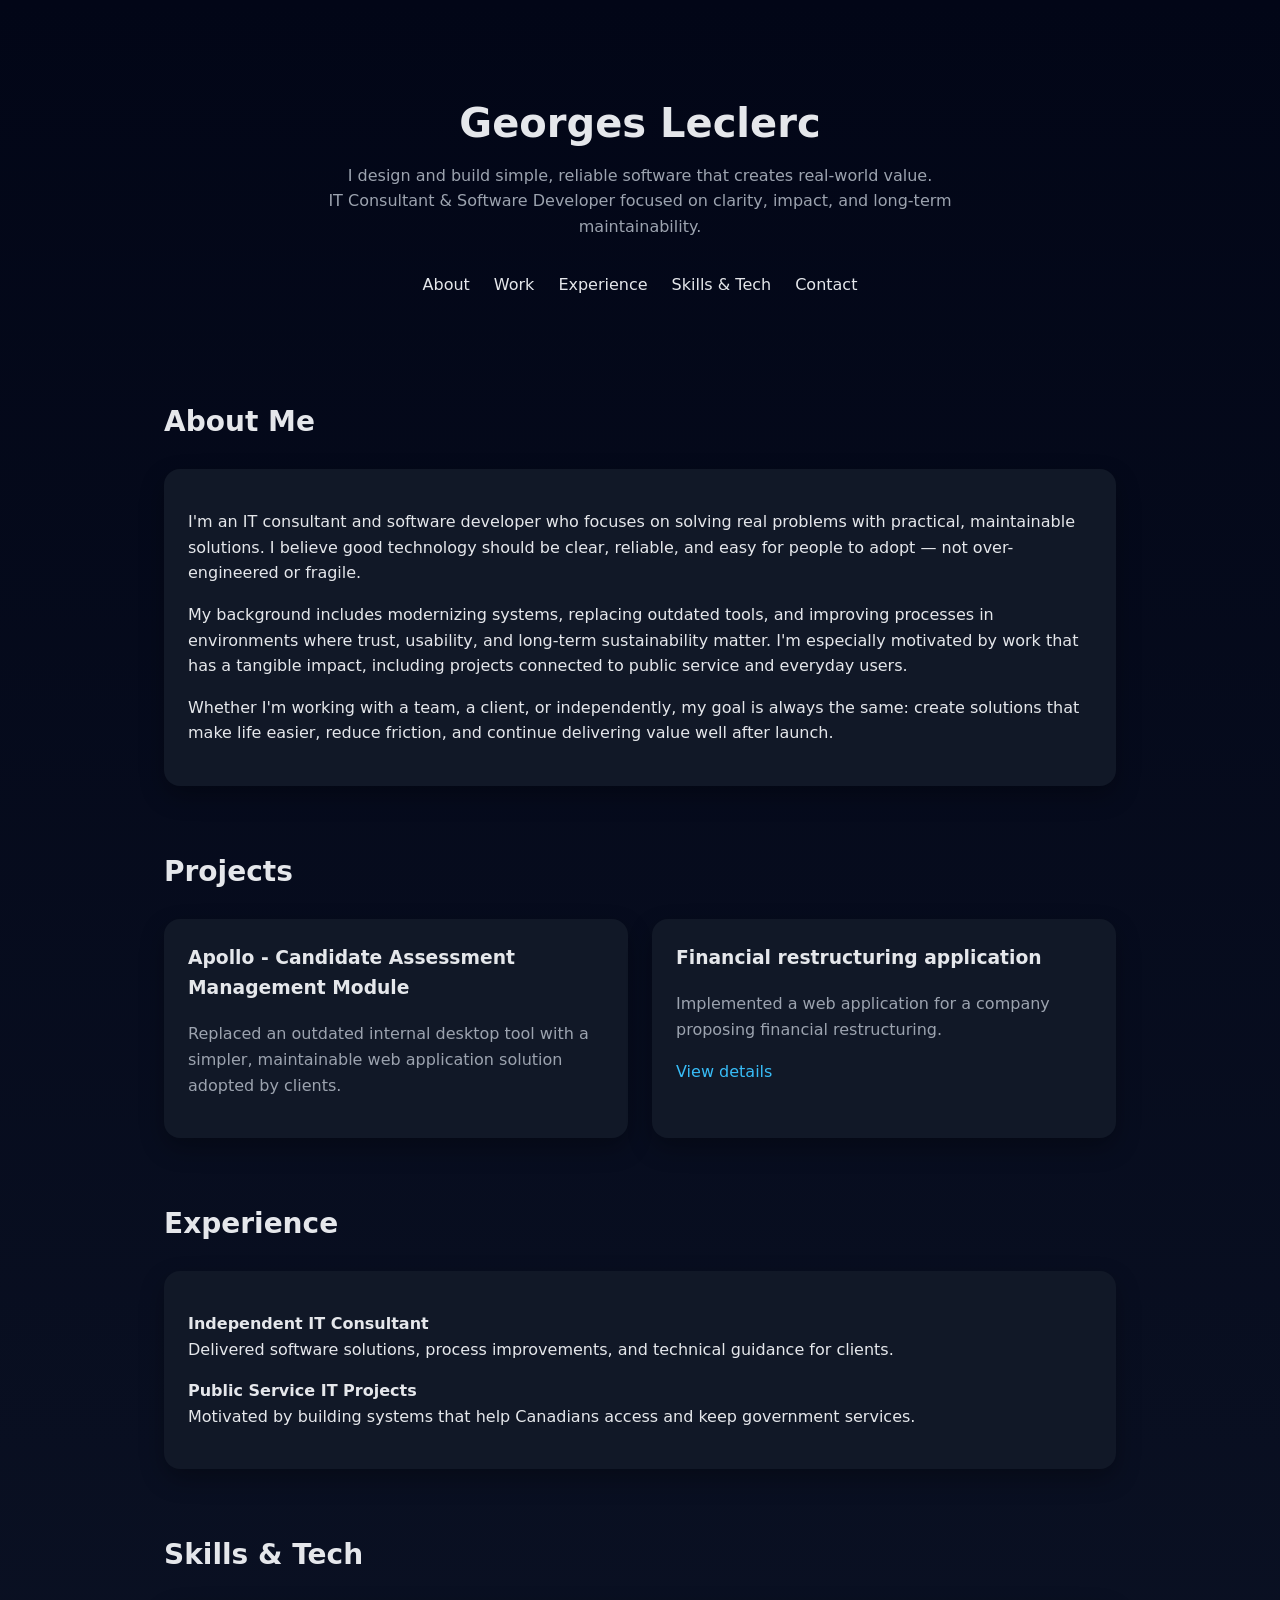
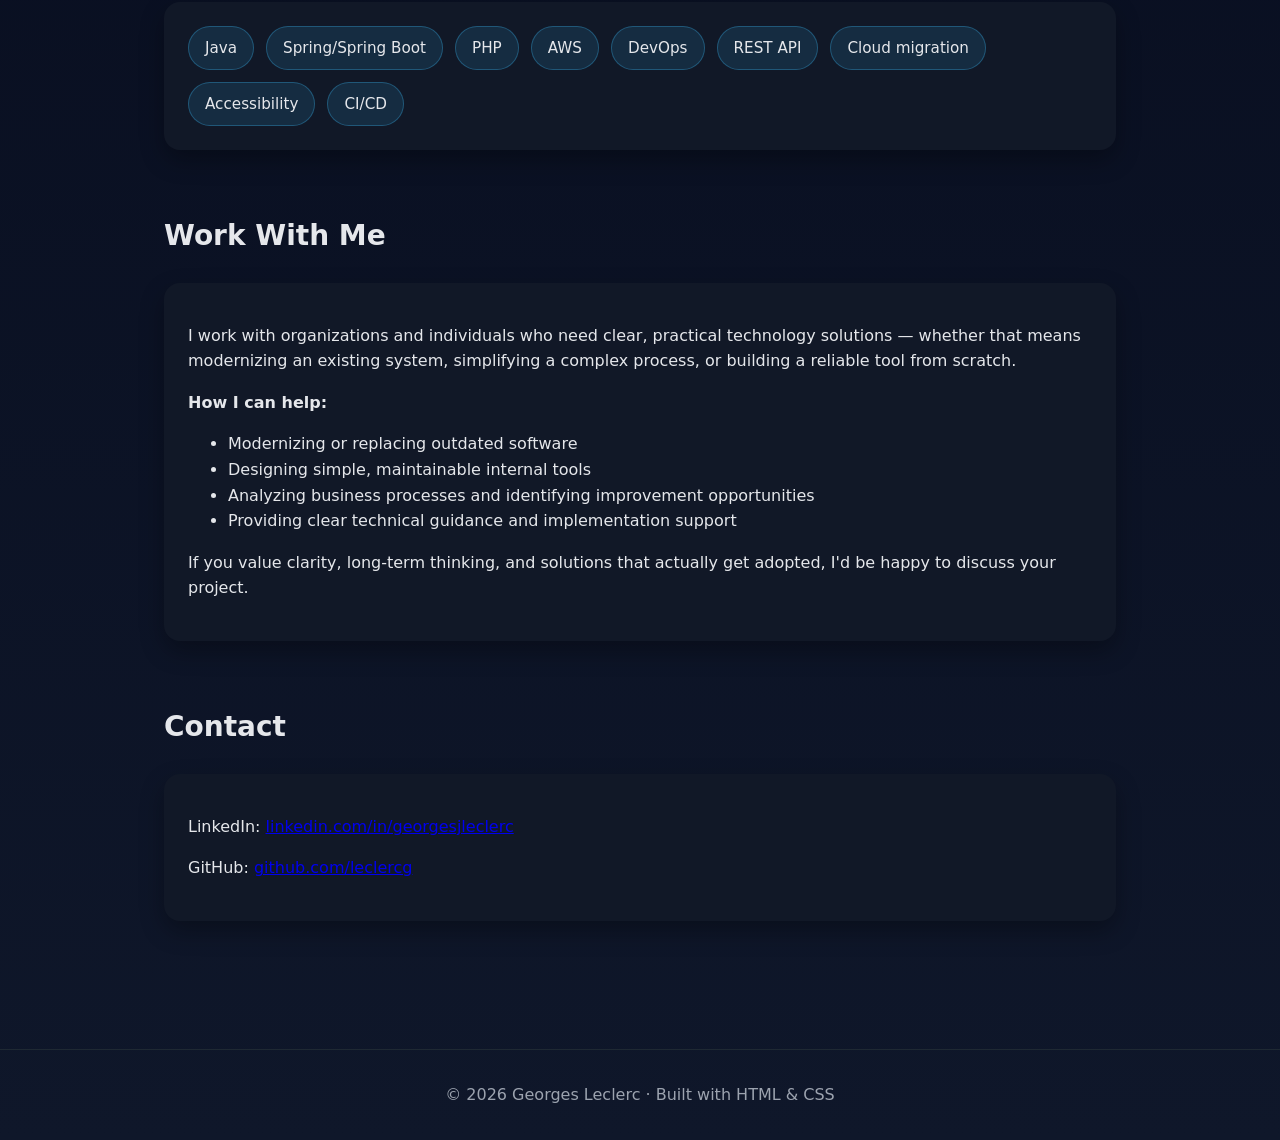
<file: index.htm>
<!DOCTYPE html>
<html lang="en">
<head>
  <meta charset="UTF-8" />
  <meta name="viewport" content="width=device-width, initial-scale=1.0" />
  <title>Georges Leclerc | Portfolio</title>
  <link rel="stylesheet" href="styles.css" />
</head>
<body>

  <header>
    <h1>Georges Leclerc</h1>
    <p>
      I design and build simple, reliable software that creates real-world value.<br />
      IT Consultant & Software Developer focused on clarity, impact, and long-term maintainability.
    </p>

    <nav>
      <a href="#about">About</a>
      <a href="#projects">Work</a>
      <a href="#experience">Experience</a>
      <a href="#skills">Skills & Tech</a>
      <a href="#contact">Contact</a>
    </nav>
  </header>

  <main>

    <section id="about">
      <h2>About Me</h2>
      <div class="card">
        <p>
          I&apos;m an IT consultant and software developer who focuses on solving real problems with practical, maintainable solutions.
          I believe good technology should be clear, reliable, and easy for people to adopt — not over-engineered or fragile.
        </p>

        <p>
          My background includes modernizing systems, replacing outdated tools, and improving processes in environments where trust,
          usability, and long-term sustainability matter. I&apos;m especially motivated by work that has a tangible impact,
          including projects connected to public service and everyday users.
        </p>

        <p>
          Whether I&apos;m working with a team, a client, or independently, my goal is always the same:
          create solutions that make life easier, reduce friction, and continue delivering value well after launch.
        </p>
      </div>
    </section>

    <section id="projects">
      <h2>Projects</h2>
      <div class="grid">
        <div class="card project">
          <h3>Apollo - Candidate Assessment Management Module</h3>
          <p>Replaced an outdated internal desktop tool with a simpler, maintainable web application solution adopted by clients.</p>
          <!--a href="#">View details</a-->
        </div>
        <div class="card project">
          <h3>Financial restructuring application</h3>
          <p>Implemented a web application for a company proposing financial restructuring.</p>
          <a href="financial-restructuring.html">View details</a>
        </div>
      </div>
    </section>

    <section id="experience">
      <h2>Experience</h2>
      <div class="card">
        <p><strong>Independent IT Consultant</strong><br />
        Delivered software solutions, process improvements, and technical guidance for clients.</p>

        <p><strong>Public Service IT Projects</strong><br />
        Motivated by building systems that help Canadians access and keep government services.</p>
      </div>
    </section>

    <section id="skills">
      <h2>Skills & Tech</h2>
      <div class="card">
        <div class="skills">
          <span class="skill">Java</span>
          <span class="skill">Spring/Spring Boot</span>
          <span class="skill">PHP</span>
          <span class="skill">AWS</span>
          <span class="skill">DevOps</span>
          <span class="skill">REST API</span>
          <span class="skill">Cloud migration</span>
          <span class="skill">Accessibility</span>
          <span class="skill">CI/CD</span>
        </div>
      </div>
    </section>

    <section id="work-with-me">
      <h2>Work With Me</h2>
      <div class="card">
        <p>
          I work with organizations and individuals who need clear, practical technology solutions —
          whether that means modernizing an existing system, simplifying a complex process,
          or building a reliable tool from scratch.
        </p>

        <p><strong>How I can help:</strong></p>
        <ul>
          <li>Modernizing or replacing outdated software</li>
          <li>Designing simple, maintainable internal tools</li>
          <li>Analyzing business processes and identifying improvement opportunities</li>
          <li>Providing clear technical guidance and implementation support</li>
        </ul>

        <p>
          If you value clarity, long-term thinking, and solutions that actually get adopted,
          I&apos;d be happy to discuss your project.
        </p>
      </div>
    </section>

    <section id="contact">
      <h2>Contact</h2>
      <div class="card">
        <p>LinkedIn: <a href="https://linkedin.com/in/georgesjleclerc">linkedin.com/in/georgesjleclerc</a></p>
        <p>GitHub: <a href="https://github.com/leclercg">github.com/leclercg</a></p>
      </div>
    </section>

  </main>

  <footer>
    &copy; 2026 Georges Leclerc · Built with HTML & CSS
  </footer>

</body>
</html>
</file>
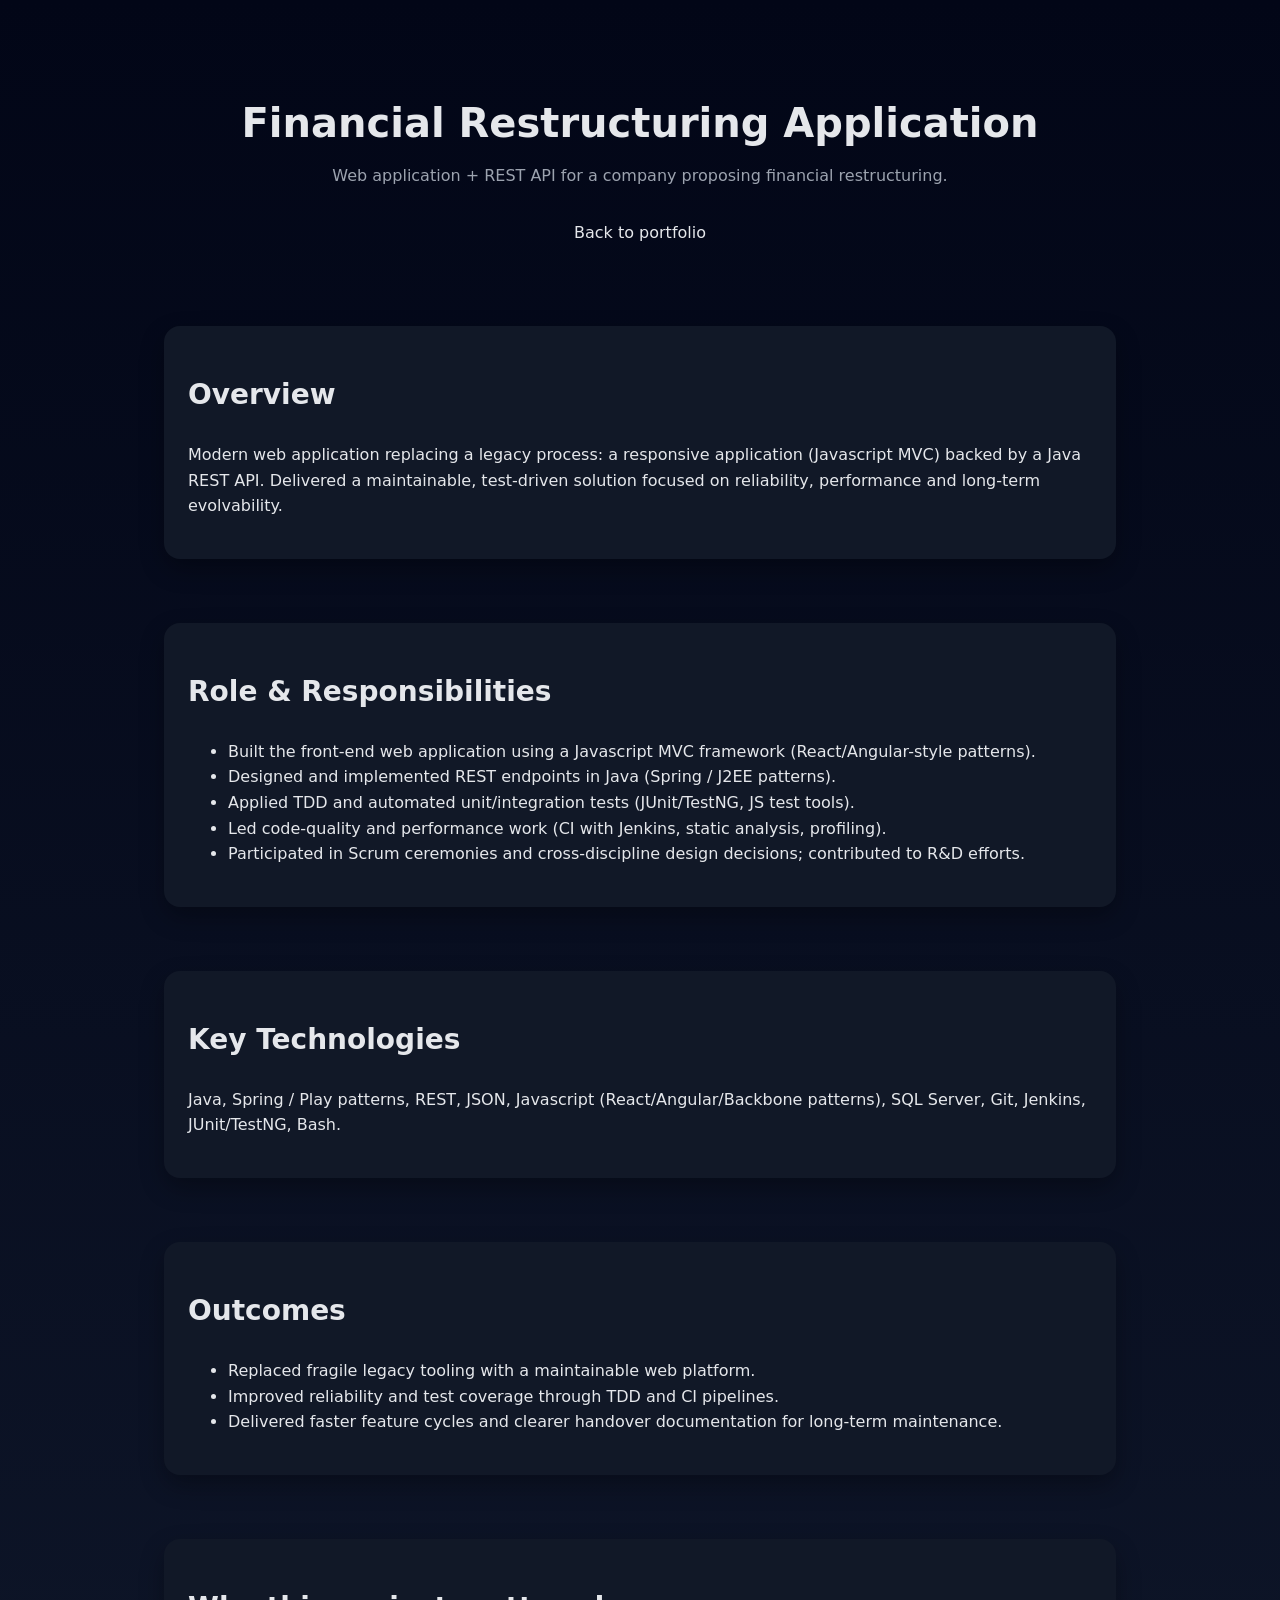
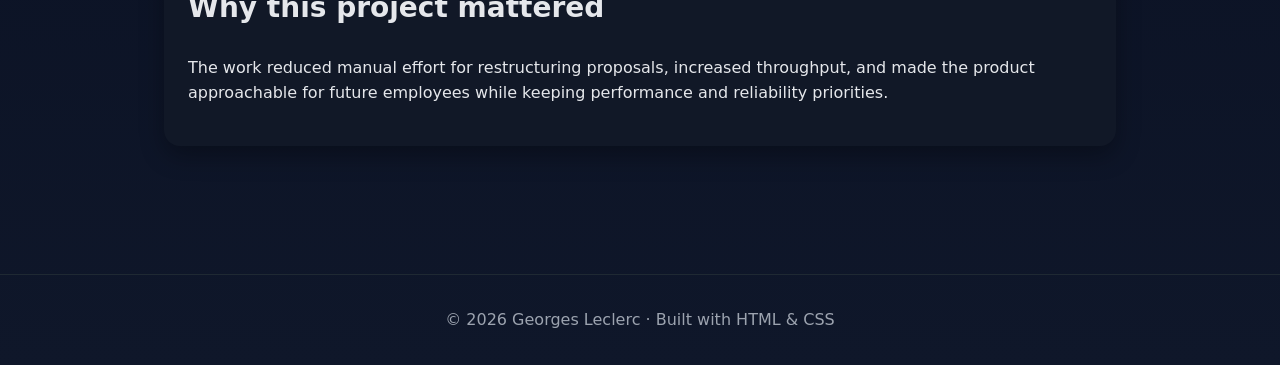
<file: financial-restructuring.html>
<!DOCTYPE html>
<html lang="en">
<head>
    <meta charset="utf-8" />
    <meta name="viewport" content="width=device-width,initial-scale=1" />
    <title>Financial Restructuring Application — Project Details</title>
    <link rel="stylesheet" href="styles.css" />
</head>
<body>
  <header>
    <h1>Financial Restructuring Application</h1>
    <p>Web application + REST API for a company proposing financial restructuring.</p>
    <nav>
      <a href="index.htm">Back to portfolio</a>
    </nav>
  </header>

  <main>
    <section class="card">
      <h2>Overview</h2>
      <p>
        Modern web application replacing a legacy process: a responsive application (Javascript MVC) backed by a Java REST API.
        Delivered a maintainable, test-driven solution focused on reliability, performance and long-term evolvability.
      </p>
    </section>

    <section class="card">
      <h2>Role & Responsibilities</h2>
      <ul>
        <li>Built the front-end web application using a Javascript MVC framework (React/Angular-style patterns).</li>
        <li>Designed and implemented REST endpoints in Java (Spring / J2EE patterns).</li>
        <li>Applied TDD and automated unit/integration tests (JUnit/TestNG, JS test tools).</li>
        <li>Led code-quality and performance work (CI with Jenkins, static analysis, profiling).</li>
        <li>Participated in Scrum ceremonies and cross-discipline design decisions; contributed to R&D efforts.</li>
      </ul>
    </section>

    <section class="card">
      <h2>Key Technologies</h2>
      <p>Java, Spring / Play patterns, REST, JSON, Javascript (React/Angular/Backbone patterns), SQL Server, Git, Jenkins, JUnit/TestNG, Bash.</p>
    </section>

    <section class="card">
      <h2>Outcomes</h2>
      <ul>
        <li>Replaced fragile legacy tooling with a maintainable web platform.</li>
        <li>Improved reliability and test coverage through TDD and CI pipelines.</li>
        <li>Delivered faster feature cycles and clearer handover documentation for long-term maintenance.</li>
      </ul>
    </section>

    <section class="card">
      <h2>Why this project mattered</h2>
      <p>
        The work reduced manual effort for restructuring proposals, increased throughput, and made the product approachable
        for future employees while keeping performance and reliability priorities.
      </p>
    </section>
  </main>

  <footer>
    &copy; 2026 Georges Leclerc · Built with HTML & CSS
  </footer>
</body>
</html>
</file>
<file: styles.css>
:root {
  --bg: #0f172a;
  --card: #111827;
  --text: #e5e7eb;
  --muted: #9ca3af;
  --accent: #38bdf8;
}

* {
  box-sizing: border-box;
}

body {
  margin: 0;
  font-family: system-ui, -apple-system, BlinkMacSystemFont, "Segoe UI", sans-serif;
  background: linear-gradient(180deg, #020617, var(--bg));
  color: var(--text);
  line-height: 1.6;
}

header {
  padding: 4rem 1.5rem 3rem;
  text-align: center;
}

header h1 {
  font-size: 2.5rem;
  margin-bottom: 0.5rem;
}

header p {
  color: var(--muted);
  max-width: 640px;
  margin: 0 auto;
}

nav {
  display: flex;
  justify-content: center;
  gap: 1.5rem;
  margin-top: 2rem;
  flex-wrap: wrap;
}

nav a {
  color: var(--text);
  text-decoration: none;
  font-weight: 500;
}

nav a:hover {
  color: var(--accent);
}

main {
  max-width: 1000px;
  margin: 0 auto;
  padding: 2rem 1.5rem 4rem;
}

section {
  margin-bottom: 4rem;
}

section h2 {
  font-size: 1.75rem;
  margin-bottom: 1.5rem;
}

.card {
  background: var(--card);
  border-radius: 1rem;
  padding: 1.5rem;
  box-shadow: 0 10px 25px rgba(0, 0, 0, 0.3);
}

.grid {
  display: grid;
  gap: 1.5rem;
  grid-template-columns: repeat(auto-fit, minmax(260px, 1fr));
}

.project h3 {
  margin-top: 0;
}

.project p {
  color: var(--muted);
}

.project a {
  color: var(--accent);
  text-decoration: none;
  font-weight: 500;
}

.skills {
  display: flex;
  flex-wrap: wrap;
  gap: 0.75rem;
}

.skill {
  background: rgba(56, 189, 248, 0.12);
  color: var(--text);
  border: 1px solid rgba(56, 189, 248, 0.3);
  border-radius: 999px;
  padding: 0.55rem 1rem;
  font-size: 0.95rem;
  font-weight: 500;
}

footer {
  text-align: center;
  padding: 2rem 1.5rem;
  color: var(--muted);
  border-top: 1px solid #1f2933;
}

@media (max-width: 600px) {
  header h1 {
    font-size: 2rem;
  }
}
</file>
